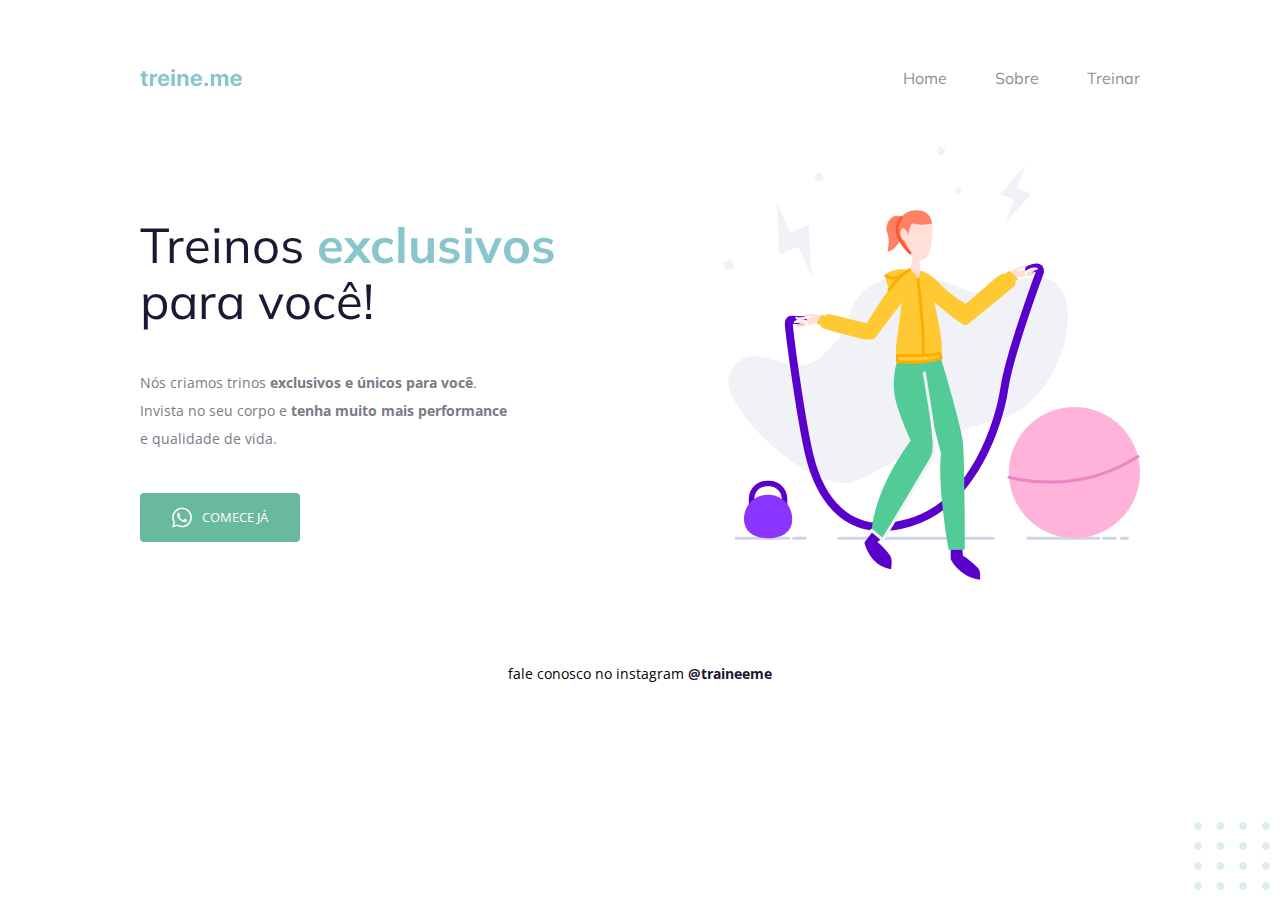
<file: Academia/index.html>
<!DOCTYPE html>
<html lang="en">
<head>
  <link rel="preconnect" href="https://fonts.googleapis.com">
  <link rel="preconnect" href="https://fonts.gstatic.com" crossorigin>
  <meta charset="UTF-8">
  <meta name="viewport" content="width=device-width, initial-scale=1.0">
  <title>Treinee</title>

  <link href="https://fonts.googleapis.com/css2?family=Mulish:wght@400;700&family=Open+Sans:wght@400;700&display=swap" rel="stylesheet">
  <link rel="stylesheet" href="./style.css">

</head>
<body>

  <div class="page">
    <nav>
      <a id="logo" href="#">
        <img src="./Logo.svg" alt="logo da empresa que está escrito treinee.me">
      </a>  
      
      <ul>
        <li><a href="">Home</a></li>
        <li><a href="">Sobre</a></li>
        <li><a href="">Treinar</a></li>
      </ul>
      </nav>
  
    <main id="hero">
      <section>
        <h1>Treinos <span>exclusivos</span> para você!</h1>
        <p>Nós criamos trinos <strong>exclusivos e únicos para você</strong>. <br>
           Invista no seu corpo e <strong>tenha muito mais performance</strong><br> e qualidade de vida.
        </p>
        <button>
          <img src="./path4.svg" alt="logo do whatsapp">
          Comece já
        </button>
      </section>
      <img src="./fitness-jump.svg" alt="imagem de uma mulher usando amarelo pulando corda">
    </main>
  </div>
  <footer>
    fale conosco no instagram 
    <a href="https://instagram.com/traineeme" target="_blank">@traineeme</a>
  </footer>

  <img id="balls" src="./balls-decoration.png" alt="bolinhas verdes no canto inferior direito da tela">
</body>
</html>
</file>
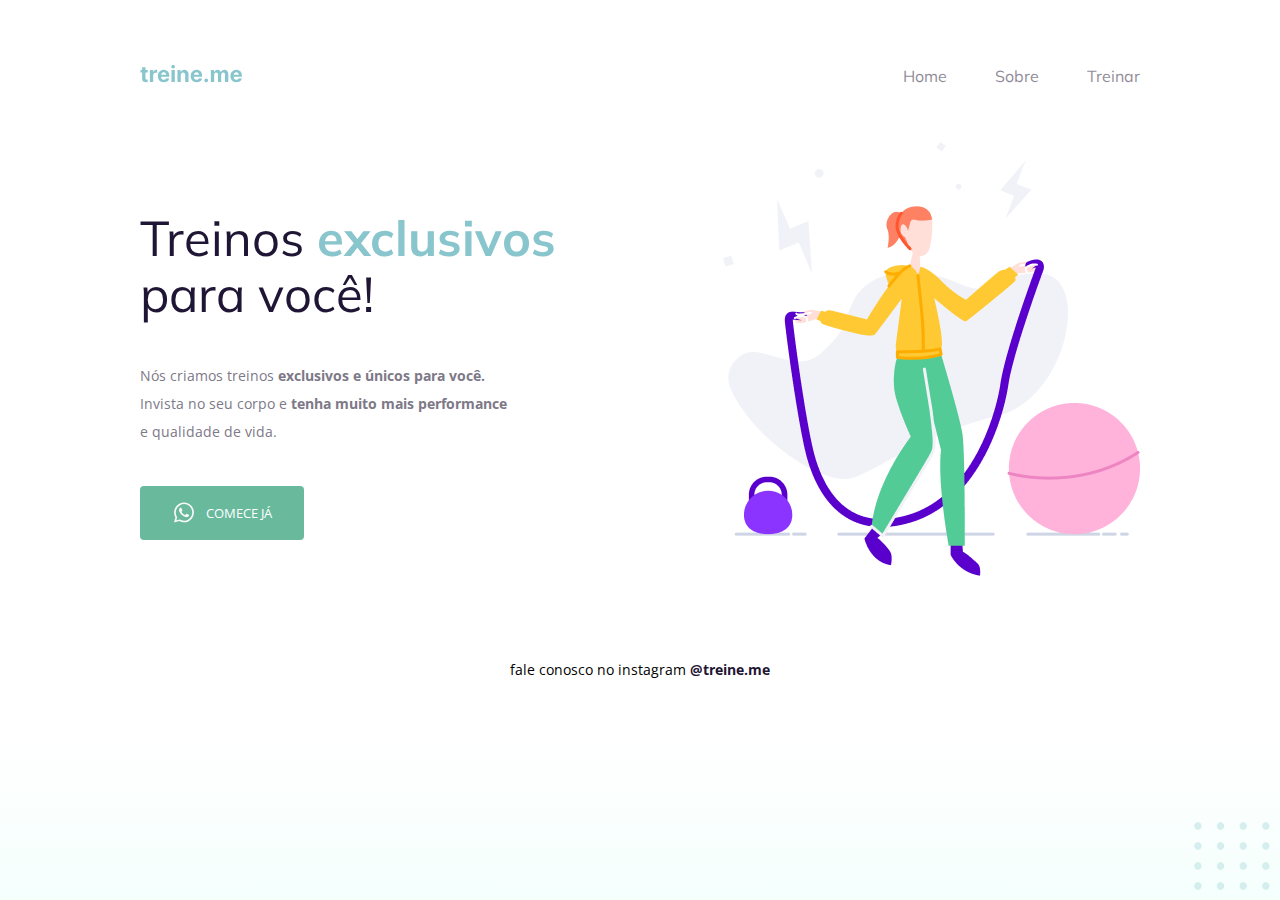
<file: Academia2/index.html>
<!DOCTYPE html>
<html lang="pt-br">
  <head>
    <link rel="preconnect" href="https://fonts.googleapis.com">
    <link rel="preconnect" href="https://fonts.gstatic.com" crossorigin>

    <meta charset="UTF-8" />
    <meta name="viewport" content="width=device-width, initial-scale=1.0" />
    <title>Treine me</title>

    <link href="https://fonts.googleapis.com/css2?family=Mulish:wght@400;700&family=Open+Sans:wght@400;700&display=swap" rel="stylesheet">
    <link rel="stylesheet" href="style.css">

  </head>
  <body>
    <div class="page">
        <nav>
          <a id="logo" href="#">
            <img src="images/logo.svg" alt="Treine.me" />
          </a>
          <ul>
            <li><a href="#">Home</a></li>
            <li><a href="#">Sobre</a></li>
            <li><a href="#">Treinar</a></li>
          </ul>
        </nav>
    
        <main id="hero">
          <section>
            <h1>
              Treinos <span>exclusivos</span> para você!
            </h1>
            <p>
              Nós criamos treinos <strong>exclusivos e únicos para você.</strong></br>
              Invista no seu corpo e <strong>tenha muito mais performance</strong><br> e qualidade de vida.
            </p>
            <button>
              <img src="images/whats.svg" alt="Ícone do whatsapp">
              Comece já
            </button>
          </section>
          <img src="images/img.png" alt="Desenho de uma mulher pulando corta numa academia.">
        </main>
    </div>

    <footer>
      fale conosco no instagram <a href="https://instagram.com/treineme" target="_blank">@treine.me</a>
    </footer>

    <img id="balls" src="images/balls.svg" alt="Bolinhas decorativas verdes no canto inferior direito da página.">

  </body>
</html>
</file>
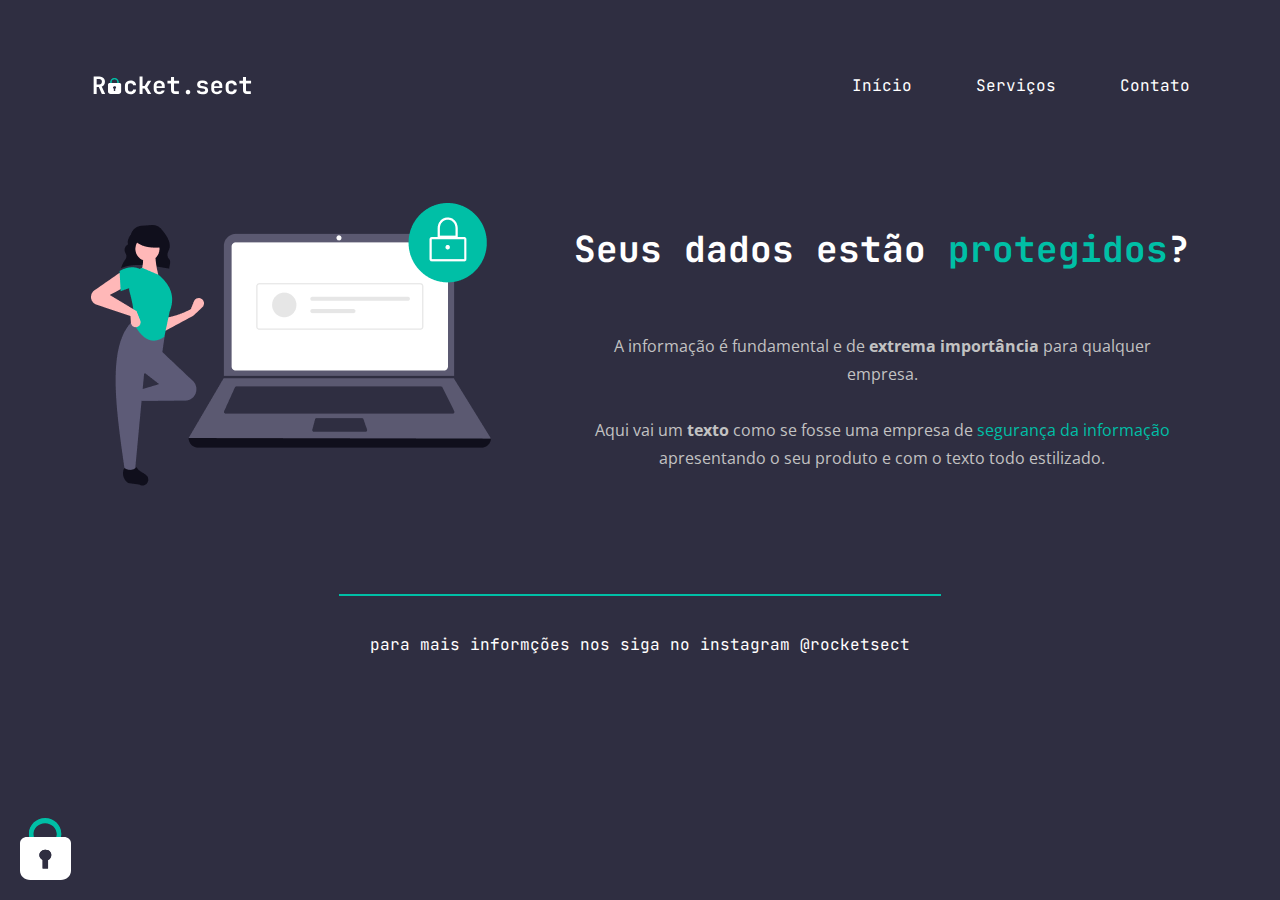
<file: CyberSeguranca/index.html>
<!DOCTYPE html>
<html lang="en">
<head>
  <link rel="preconnect" href="https://fonts.googleapis.com">
  <link rel="preconnect" href="https://fonts.gstatic.com" crossorigin>
  <meta charset="UTF-8">
  <meta name="viewport" content="width=device-width, initial-scale=1.0">
  <title>Rocket</title>

  <link href="https://fonts.googleapis.com/css2?family=JetBrains+Mono:wght@400;700&family=Open+Sans:wght@400;700&display=swap" rel="stylesheet">
  <link rel="stylesheet" href="./style.css">

</head>
<body>
  <div class="page">
    <nav>
      <a href="#"><img src="./logo.svg" alt="logo do site"></a>
      
      <ul>
        <li><a href="#">Início</a></li>
        <li><a href="#">Serviços</a></li>
        <li><a href="#">Contato</a></li>
      </ul>
    </nav>

    <main id="hero">
      <img src="./img1.png" alt="imagem de uma mulher de verdade ao lado de um grande computador com um cadeado">
      <section>
        <h1>Seus dados estão <span>protegidos</span>?</h1>
        <p>A informação é fundamental e de <strong>extrema importância</strong> para qualquer <br>empresa. <br><br>
           Aqui vai um <strong>texto</strong> como se fosse uma empresa de <span>segurança da informação</span><br>
           apresentando o seu produto e com o texto todo estilizado.
        </p>
      </section>
    </main>
  </div>
  <footer>
    <div id="line"></div>
    <p>para mais informções nos siga no instagram <a href="#">@rocketsect</a></p>
  </footer>

  <img id="lock" src="padlock.svg" alt="imagem de um cadeado">
</body>
</html>
</file>
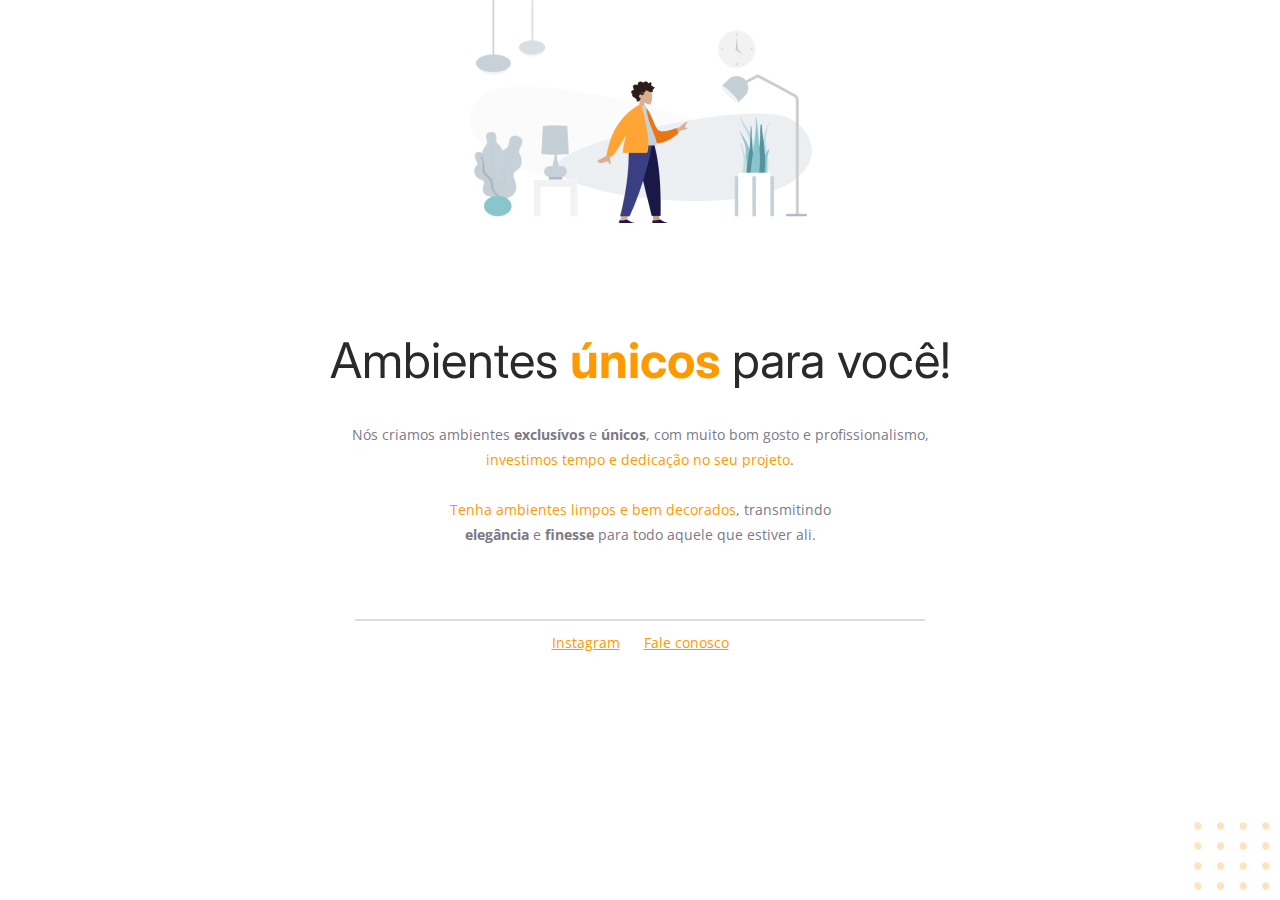
<file: Moveis/index.html>
<!DOCTYPE html>
<html lang="en">
<head>
	<link rel="preconnect" href="https://fonts.googleapis.com">
	<link rel="preconnect" href="https://fonts.gstatic.com" crossorigin>
	<meta charset="UTF-8">
	<meta name="viewport" content="width=device-width, initial-scale=1.0">
	<title>Document</title>
	<link href="https://fonts.googleapis.com/css2?family=Inter:wght@400;700&family=Open+Sans:wght@400;700&display=swap" rel="stylesheet">
	<link rel="stylesheet" href="./style.css">
</head>
<body>

	<div id="hero">
		<img src="image 1.jpg" alt="pessoa usando uma camisa amarela com moveis em volta">
		<h1>Ambientes <span><strong>únicos</strong></span> para você!</h1>
		<p>Nós criamos ambientes <strong>exclusívos</strong> e <strong>únicos</strong>, com muito bom gosto e profissionalismo, <br><span>investimos tempo e dedicação no seu projeto</span>.
		<br>
		<br>
		<span>Tenha ambientes limpos e bem decorados</span>, transmitindo <br><strong>elegância</strong> e <strong>finesse</strong> para todo aquele que estiver ali.</p>
		
	</div>

	<div id="footer">

		<div id="line"></div>

		<a target="_blank" href="https://www.instagram.com/moveisparavoce/">Instagram</a>
		<a href="index.html">Fale conosco</a>
	</div>

	<img id="balls" src="balls-decoration.svg" alt="bolinhas alaranjadas no canto inferior direito da tela">

</body>
</html>
</file>
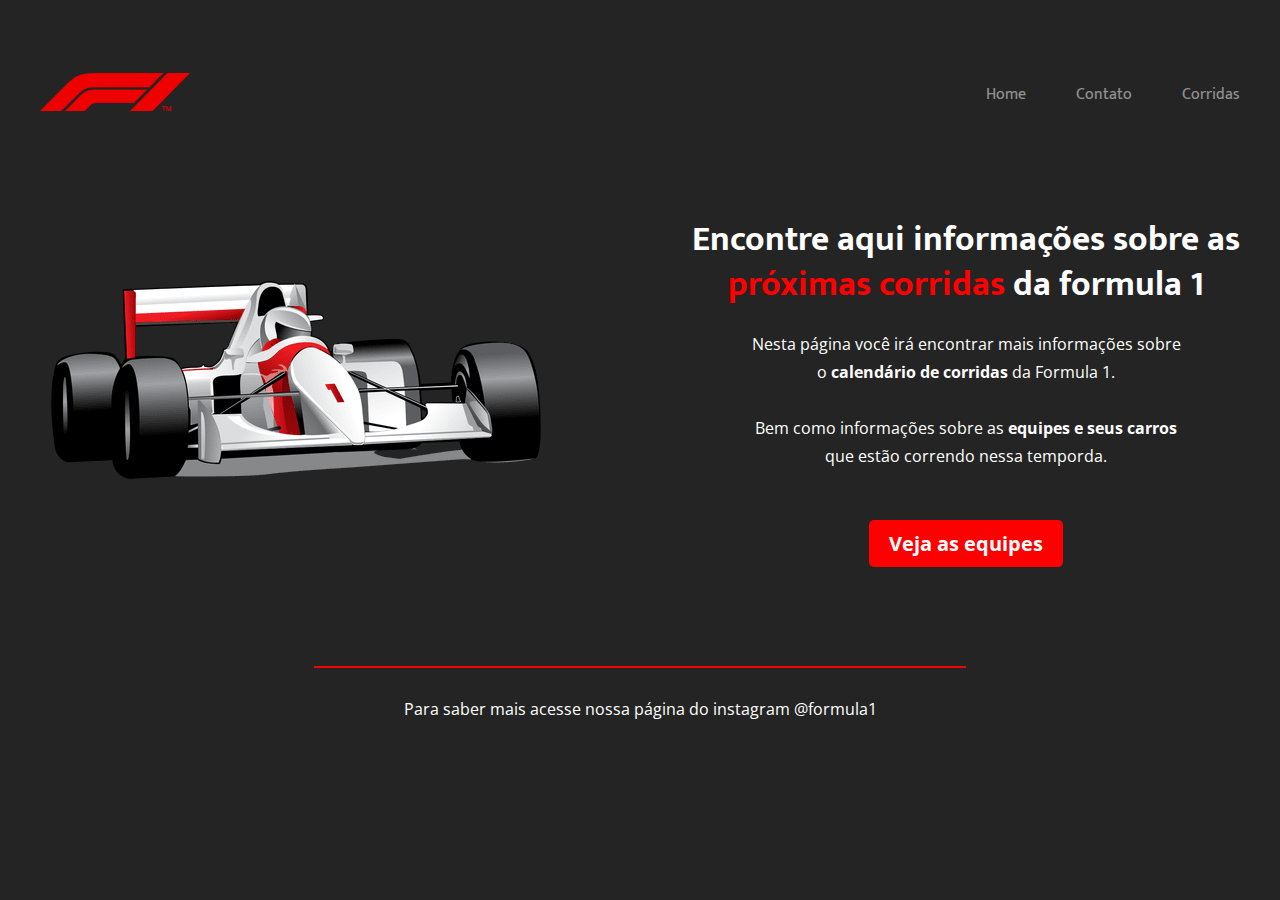
<file: Revisão/index.html>
<!DOCTYPE html>
<html lang="en">
<head>

  <link rel="preconnect" href="https://fonts.gstatic.com" crossorigin>
  <link href="https://fonts.googleapis.com/css2?family=Mukta:wght@400;700&family=Open+Sans:wght@400;700&display=swap" rel="stylesheet">
  <meta charset="UTF-8">
  <meta name="viewport" content="width=device-width, initial-scale=1.0">
  <title>Document</title>
  <link rel="stylesheet" href="./style.css">
  <link rel="preconnect" href="https://fonts.googleapis.com">

</head>
<body>
  <div class="page">
    <nav>
      <a href="#"><img id="logo" src="./logo.png" alt="logo da formula 1 em vermelho"></a>
      <ul>
        <li><a href="#">Home</a></li>
        <li><a href="#">Contato</a></li>
        <li><a href="#">Corridas</a></li>
      </ul>
    </nav>
    <main class="hero">
      <img src="./formula 1.png" alt="imagem de um carro da formula 1 da mclaren">
      <section>
        <h1>Encontre aqui informações sobre as <br><span>próximas corridas</span> da formula 1</h1>
        <p>Nesta página você irá encontrar mais informações sobre <br>o <strong>calendário de corridas</strong> da Formula 1. <br><br>
           Bem como informações sobre as <strong>equipes e seus carros</strong> <br>que estão correndo nessa temporda.
        </p>
        <button>
          Veja as equipes
        </button>
      </section>
    </main>
    <footer>
      <div id="line"></div>
      Para saber mais acesse nossa página do instagram <a href="#">@formula1</a>
    </footer>
  </div>
</body>
</html>
</file>
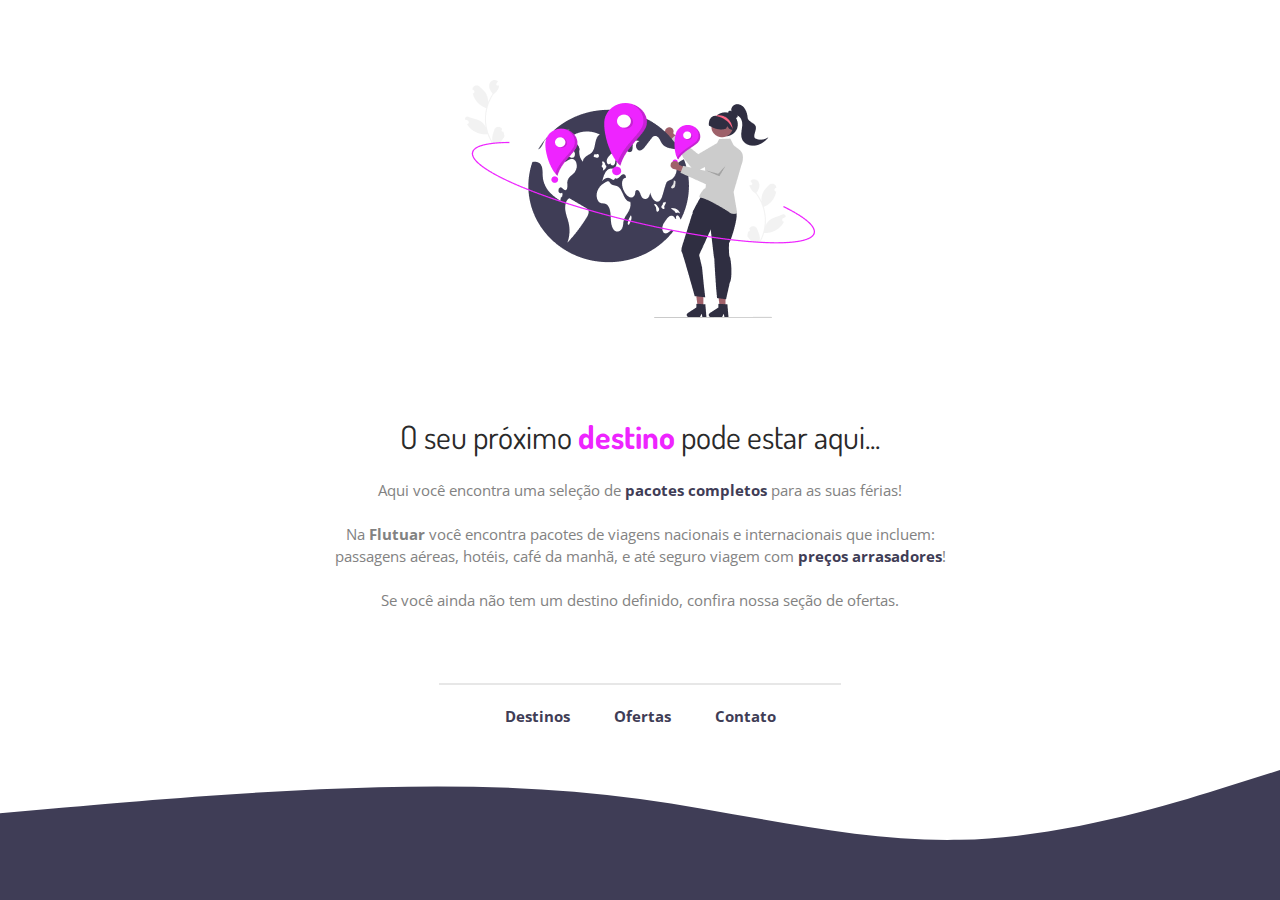
<file: Viagens/index.html>
<!DOCTYPE html>
<html lang="en">
<head>
  <link rel="preconnect" href="https://fonts.googleapis.com">
  <link rel="preconnect" href="https://fonts.gstatic.com" crossorigin>
  <meta charset="UTF-8">
  <meta name="viewport" content="width=device-width, initial-scale=1.0">
  <title>Destiny</title>

  <link href="https://fonts.googleapis.com/css2?family=Dosis:wght@400;700&family=Open+Sans:wght@400;700&display=swap" rel="stylesheet">
  <link rel="stylesheet" href="./style.css">

</head>
<body>
  
  <div id="hero">
    <img src="img1.png" alt="uma mulher ao lado de um planeta com 3 pontos de mapa com a cor rosa">

    <h1>O seu próximo <span>destino</span> pode estar aqui...</h1>

    <p>Aqui você encontra uma seleção de <span>pacotes completos</span> para as suas férias! <br><br>
    
      Na <strong>Flutuar</strong> você encontra pacotes de viagens nacionais e internacionais que incluem: <br> passagens aéreas, hotéis, café da manhã, e até seguro viagem com <span>preços arrasadores</span>! <br><br>

      Se você ainda não tem um destino definido, confira nossa seção de ofertas.
    </p>
  </div>

  <div id="footer">
    <div id="line"></div>

    <a href="https://www.melhoresdestinos.com.br/">Destinos</a>
    <a href="https://www.melhoresdestinos.com.br/pacotes-de-viagem">Ofertas</a>
    <a href="https://www.melhoresdestinos.com.br/hoteis">Contato</a>

    <img id="wave" src="Wave.svg" alt="uma forma com um formato meio de onda na cor roxo escuro">
  </div>

</body>
</html>
</file>
<file: Academia/style.css>
body{
  margin: 0;
  font-family: 'Open Sans', sans-serif;
  background: linear-gradient(180dg, rgba(227, 255, 248, 0) 82.08%, rgba(227, 255, 248, 0.38) 100%);
  min-height: 100vh;
}

.page{
  margin: 0 auto;
  width: 1000px;
  padding-top: 65px;
}

nav{
  display: flex;
  justify-content: space-between;
  align-items: center;
  margin-bottom: 55px;
  font-family: 'Mulish', sans-serif;
}

ul{
  list-style: none;
  display: flex;
  gap: 48px;
  margin: 0;
  padding: 0;
}

a{
  color: #1F1534;
  text-decoration: none;
}

ul li a{
  opacity: 0.5;
}

ul li a:hover{
  font-weight: bold;
  opacity: 1;
}

h1, ul{
  font-family: 'Mulish', sans-serif;
}

main{
  display: flex;
  align-items: center;
  justify-content: space-between;
}

h1{
  font-size: 49px;
  line-height: 56px;
  color: #1F1534;
  font-weight: normal;
  width: 490px;
}

h1 span{
  color: #89C5CC;
  font-weight: bold;
}

section p{
  font-size: 14px;
  line-height: 28px;
  color: #7D7987;
  margin: 40px 0;
}

button{
  text-transform: uppercase;
  font-family: 'Open Sans', sans-serif;
  background-color: #69B99D;
  border: 0;
  padding: 14px 32px 14px;
  display: flex;
  align-items: center;
  justify-content: center;
  gap: 10px;
  border-radius: 4px;
  cursor: pointer;
  color:white;
}

button:hover{
  background-color: #4EA788;
}

footer{
  font-size: 14px;
  line-height: 28px;
  text-align: center;
  margin-top: 80px;
}

footer a{
  font-weight: bold;
}

#balls{
  position: fixed;
  bottom: 0;
  right: 0;
}
</file>
<file: Academia2/style.css>
body {
  margin: 0;

  font-family: "Open Sans", sans-serif;

  background: linear-gradient(180deg, rgba(227, 255, 248, 0) 82.08%, rgba(227, 255, 248, 0.38) 100%);

  min-height: 100vh;
}

.page {
  width: 1000px;
  margin: 0 auto;
  padding-top: 65px;
}

nav {
  display: flex;
  justify-content: space-between;
  align-items: center;

  margin-bottom: 55px;
  font-family: 'Mulish', sans-serif;
}

ul {
  display: flex;
  gap: 48px;
  list-style: none;
  margin: 0;
  padding: 0;
}

a {
  color: #1f1534;
  text-decoration: none;
}

ul li a {
    opacity: 0.5;
}

ul li a:hover {
  font-weight: bold;
  opacity: 1;
}

ul, h1 {
  font-family: "Mulish", sans-serif;
}

main {
  display: flex;
  align-items: center;
  justify-content: space-between;
}

h1 {
  font-size: 49px;
  line-height: 56px;
  color: #1f1534;

  font-weight: normal;

  width: 490px;
}

h1 span {
  color: #89c5cc;
  font-weight: bold;
}

section p{
  font-size: 14px;
  line-height: 28px;
  color: #7d7987;

  margin: 40px 0;
}

button{
  color: white;
  text-transform: uppercase;
  font-family: "Open Sans", sans-serif;

  background: #69B99D;
  border: 0;
  padding: 14px 32px 15px;

  display: flex;
  align-items: center;
  justify-content: center;
  gap: 10px;

  border-radius: 4px;

  cursor: pointer;
}

button:hover{
  background-color: #4EA788;
}

footer {
  font-size: 14px;
  line-height: 28px;

  text-align: center;

  margin-top: 80px;
}

footer a {
  font-weight: bold;
}

#balls {
    position: fixed;
    bottom: 0;
    right: 0;
}
</file>
<file: CyberSeguranca/style.css>
body{
  margin: 0;
  font-family: 'Open Sans', sans-serif;
  min-height: 100vh;
  background-color: #2F2E41;
}

.page{
  margin: 0 auto;
  width: 1100px;
  padding-top: 71px;
}

nav{
  display: flex;
  align-items: center;
  justify-content: space-between;
  margin-bottom: 101px;
  font-family: 'JetBrains Mono', sans-serif;
}

ul{
  list-style: none;
  display: flex;
  gap: 64px;
  margin: 0;
  padding: 0;
}

a{
  color: white;
  text-decoration: none;
}

ul li a:hover{
  font-weight: bold;
}

h1{
  font-family: 'JetBrains Mono', sans-serif;
  font-size: 36px;
}

main{
  display: flex;
  align-items: center;
  justify-content: space-between;
  color: white;
}

main span{
  color: #00BFA6;
}

p{
  color: #C2C2C2;
  text-align: center;
  font-size: 16px;
  line-height: 28px;
  margin-top: 59px;
}

#line{
  border: 1px #00BFA6 solid;
  width: 600px;
  margin: auto;
  margin: 0 auto 10px;
  margin-top: 106px;
}

footer{
  text-align: center;
  color: white;
  font-family: 'JetBrains Mono', sans-serif;
  bottom: 30px;
}

footer p{
  margin-top: 35px;
  color: white;
}

#lock{
  position: fixed;
  bottom: 20px;
  left: 20px;
}
</file>
<file: Moveis/style.css>
body{
  font-family: 'Open Sans', sans-serif;
  text-align: center;
  margin: 0;
}

#hero{
  margin:0px auto 72px;
}

#hero img{
  margin-bottom: 72px;
}

h1{
  font-family: 'Inter', sans-serif;
  color: #2A2A2A;
  font-weight: normal;
  font-size: 49px;
  line-height: 56px;
}

p{
  color: #7D7987;
  font-size: 14px;
  line-height: 25px;
}

a{
  font-family: 'Open Sans', sans-serif;
  color: #FF9900;
  font-size: 14px;
  
}

span{
  color: #FF9900;
}

#footer a + a{
  margin-left: 20px;
}

#line{
  width: 568px;
  border: 1px #dddddd solid;
  margin: auto;
  margin: 0 auto 10px;
}

#balls{
  position: fixed;
  bottom: 0px;
  right: 0px;
}
</file>
<file: Revisão/style.css>
body{
  margin: 0;
  background-color: rgb(36, 36, 36);
  font-family: 'Open Sans', sans-serif;
  color: white;
}

.page{
  width: 1200px;
  margin: 0 auto;
  padding-top: 65px;
}

ul{
  list-style: none;
  display: flex;
  gap: 50px;
  font-family: 'Mukta', sans-serif;
}

ul li a{
  opacity: 0.5;
}

ul li a:hover{
  font-weight: bold;
  opacity: 1;
}

a{
  color: white;
  text-decoration: none;
}

#logo{
  width: 150px;
}

nav{
  display: flex;
  align-items: center;
  justify-content: space-between;
}

main{
  display: flex;
  align-items: center;
  justify-content: space-between;
}

section{
  text-align: center;
}

h1{
  font-family: 'Mukta', sans-serif;
  font-size: 35px;
  line-height: 45px;
}

h1 span{
  font-weight: bold;
  color: red;
}

p{
  font-size: 16px;
  line-height: 28px;
  margin-bottom: 50px;
}

button{
  padding: 10px 20px;
  font-family: 'Open Sans', sans-serif;
  font-size: 20px;
  font-weight: bold;
  color: white;
  background-color: red;
  border: none;
  border-radius: 5px;
}

button:hover{
  background-color: #d30000;
  cursor: pointer;
}

#line{
  border: 1px red solid;
  margin: auto;
  margin: 30px auto;
  width: 650px;
}

footer{
  text-align: center;
}

footer a:hover{
  font-weight: bold;
}
</file>
<file: Viagens/style.css>
body{
  font-family: 'Open Sans', sans-serif;
  text-align: center;
  margin: 0;
}

#hero{
  margin: 80px auto 72px;
}

#hero img{
  margin-bottom: 72px;
}

h1{
  font-family: 'Dosis', sans-serif;
  font-size: 32px;
  font-weight: normal;
  line-height: normal;
  color:#2A2A2A;
}

h1 span{
  font-weight: bold;
  color: #EE24FF;
}

p{
  font-size: 15px;
  line-height: 22px;
  color: #828282;
}

p span{
  font-weight: bold;
  color: #3F3D56;
}

a{
  font-family: 'Open Sans', sans-serif;
  font-size: 15px;
  font-weight: bold;
  text-decoration: none;
  color: #3F3D56;
}

#line{
  width: 400px;
  border: 1px #e7e7e7 solid;
  margin: auto;
  margin: 0 auto 20px;
}

#footer a + a{
  margin-left: 40px;
}

#footer{
  margin: auto;
  max-width: 1400px;
}

#wave{
  position: absolute;
  bottom: 0px;
  left: 0px;
  width: 100%;
}
</file>
